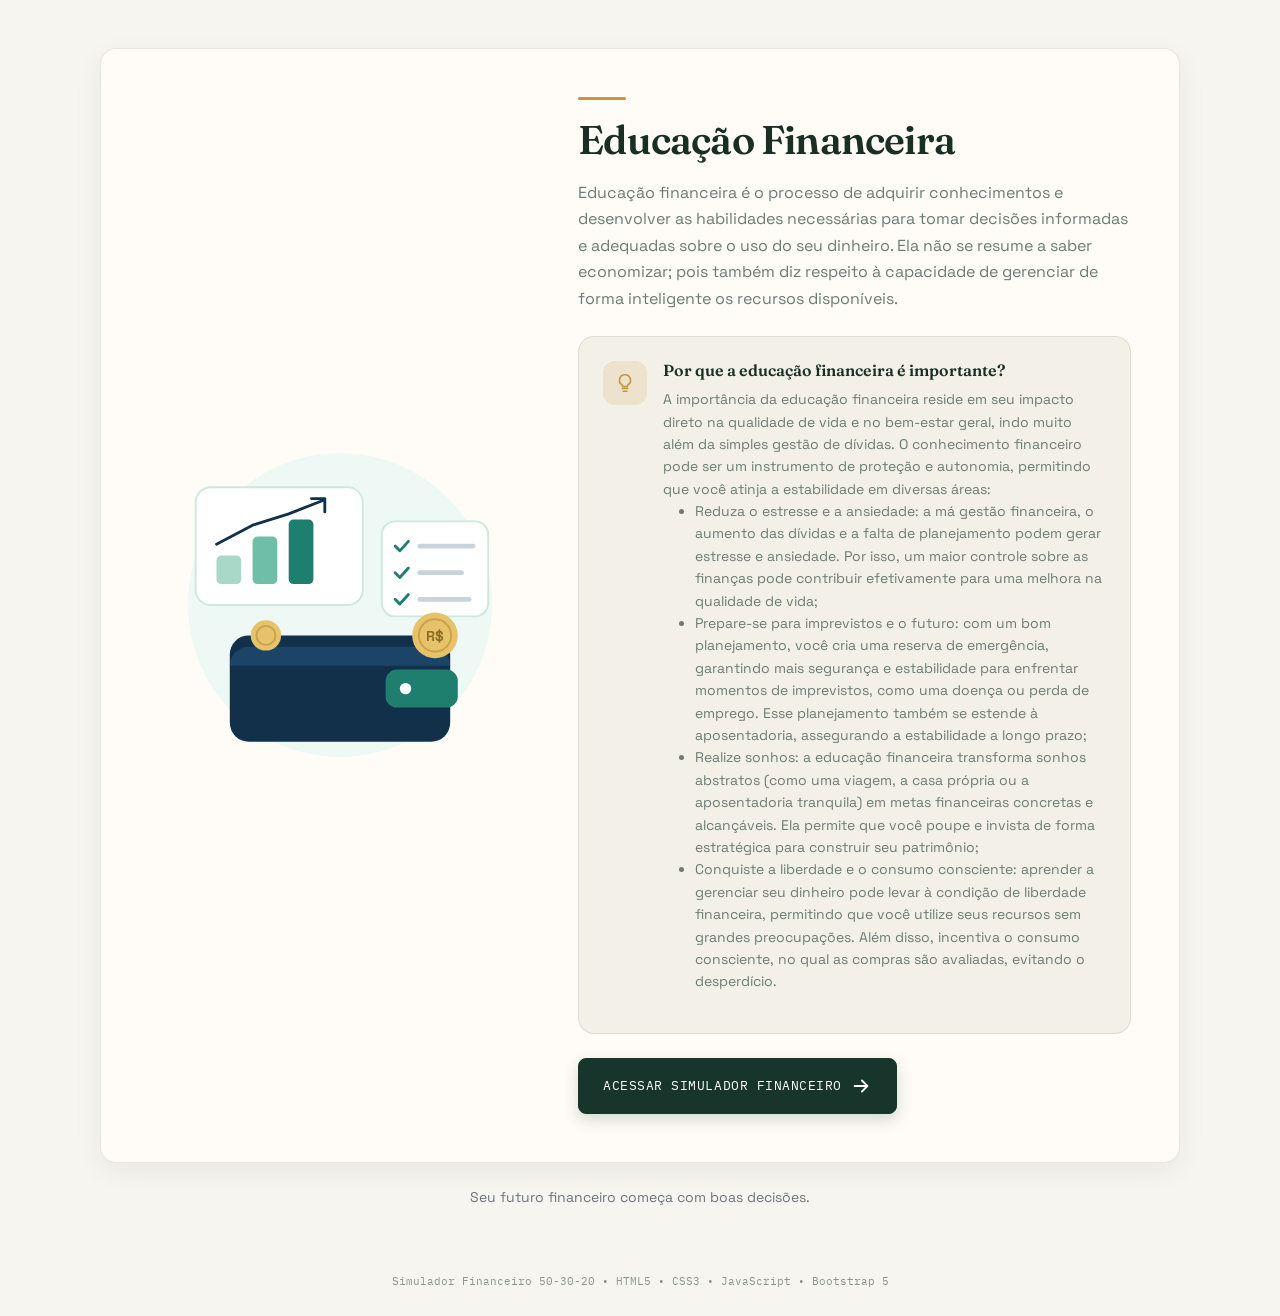
<file: index.html>
<!DOCTYPE html>
<html lang="pt-BR">
<head>
    <!-- Define codificação e ajuste responsivo para caracteres em português e telefones. -->
    <meta charset="UTF-8">
    <meta name="viewport" content="width=device-width, initial-scale=1.0">
    <!-- Descrição usada por mecanismos de busca e título exibido na aba do navegador. -->
    <meta name="description" content="Educação financeira: aprenda a organizar seu dinheiro e acesse o Simulador Financeiro 50-30-20.">
    <title>Educação Financeira | Simulador Financeiro</title>
    <!-- Conexões antecipadas reduzem a espera ao carregar recursos hospedados nesses serviços. -->
    <link rel="preconnect" href="https://cdnjs.cloudflare.com">
    <!-- Bootstrap fornece a grade e utilitários de layout responsivo usados nesta página. -->
    <link rel="stylesheet" href="https://cdnjs.cloudflare.com/ajax/libs/bootstrap/5.3.3/css/bootstrap.min.css">
    <link rel="preconnect" href="https://fonts.googleapis.com">
    <link rel="preconnect" href="https://fonts.gstatic.com" crossorigin>
    <link href="https://fonts.googleapis.com/css2?family=Fraunces:opsz,wght@9..144,400;9..144,500;9..144,600;9..144,700&family=Space+Grotesk:wght@400;500;600;700&family=IBM+Plex+Mono:wght@400;500;600&display=swap" rel="stylesheet">
    <!-- Estilos próprios do projeto; separado do HTML para facilitar os ajustes. -->
    <link rel="stylesheet" href="index.css">
</head>
<!-- Manter rodapé ao final -->
<body class="d-flex flex-column min-vh-100">
    <!-- Conteúdo principal -->
    <main class="flex-grow-1 py-4 py-md-5">
        <div class="container">
            <div class="card home-card border-0 rounded-4 bg-white p-4 p-lg-5">
                <!-- A grade do Bootstrap organiza a ilustração e o texto lado a lado em telas grandes. -->
                <div class="row align-items-center g-4 g-lg-5">

                    <div class="col-12 col-lg-5 d-flex justify-content-center">
                        <!-- SVG inline evita uma imagem externa e permite descrição acessível pelo aria-label. -->
                        <svg class="img-fluid hero-art" viewBox="0 0 400 360" role="img" aria-label="Ilustração de uma carteira com moedas, gráfico de crescimento e lista de tarefas concluídas">
                            <circle cx="200" cy="180" r="160" fill="#eef8f4"/>

                            <rect x="48" y="56" width="176" height="124" rx="16" fill="#fff" stroke="#cfe8de" stroke-width="2"/>
                            <rect x="70" y="128" width="26" height="30" rx="5" fill="#a9d8c9"/>
                            <rect x="108" y="108" width="26" height="50" rx="5" fill="#6fbfa8"/>
                            <rect x="146" y="90" width="26" height="68" rx="5" fill="#1e7f6e"/>
                            <path d="M70 116 108 96l38-12 36-14" fill="none" stroke="#12304a" stroke-width="3" stroke-linecap="round" stroke-linejoin="round"/>
                            <path d="M170 68h14v14" fill="none" stroke="#12304a" stroke-width="3" stroke-linecap="round" stroke-linejoin="round"/>

                            <rect x="244" y="92" width="112" height="100" rx="14" fill="#fff" stroke="#cfe8de" stroke-width="2"/>
                            <g fill="none" stroke="#1e7f6e" stroke-width="3" stroke-linecap="round" stroke-linejoin="round">
                                <path d="m258 118 5 5 9-10"/>
                                <path d="m258 146 5 5 9-10"/>
                                <path d="m258 174 5 5 9-10"/>
                            </g>
                            <g stroke="#c9d3da" stroke-width="5" stroke-linecap="round">
                                <path d="M284 118h56M284 146h44M284 174h52"/>
                            </g>

                            <rect x="84" y="212" width="232" height="112" rx="20" fill="#12304a"/>
                            <path d="M84 244a20 20 0 0 1 20-20h192a20 20 0 0 1 20 20v0H84Z" fill="#1b4466"/>
                            <rect x="248" y="248" width="76" height="40" rx="12" fill="#1e7f6e"/>
                            <circle cx="269" cy="268" r="6" fill="#fff"/>

                            <g>
                                <circle cx="300" cy="212" r="24" fill="#e6c26a"/>
                                <circle cx="300" cy="212" r="17" fill="none" stroke="#c9a24a" stroke-width="2"/>
                                <text x="300" y="218" text-anchor="middle" font-family="Space Grotesk, sans-serif" font-size="15" font-weight="600" fill="#8a6a1f">R$</text>
                            </g>
                            <circle cx="122" cy="212" r="16" fill="#e6c26a"/>
                            <circle cx="122" cy="212" r="10" fill="none" stroke="#c9a24a" stroke-width="2"/>
                        </svg>
                    </div>

                    <div class="col-12 col-lg-7">
                        <span class="accent-bar mb-3" aria-hidden="true"></span>
                        <h1 class="home-title display-6 mb-3">Educação Financeira</h1>
                        <p class="home-text text-secondary mb-4">
                            Educação financeira é o processo de adquirir conhecimentos e desenvolver as habilidades necessárias para tomar decisões informadas e adequadas sobre o uso do seu dinheiro. Ela não se resume a saber economizar; pois também diz respeito à capacidade de gerenciar de forma inteligente os recursos disponíveis.
                        </p>

                        <!-- Cartão agrupa a explicação e usa ícone decorativo oculto de leitores de tela. -->
                        <div class="info-card d-flex gap-3 p-3 p-md-4 rounded-4">
                            <span class="info-icon" aria-hidden="true">
                                <svg viewBox="0 0 24 24" fill="none" stroke="currentColor" stroke-width="1.8" stroke-linecap="round" stroke-linejoin="round"><path d="M9 18h6M10 21h4"/><path d="M12 3a6 6 0 0 0-3.5 10.9c.7.6 1 1.3 1 2.1h5c0-.8.3-1.5 1-2.1A6 6 0 0 0 12 3Z"/></svg>
                            </span>
                            <div>
                                <h2 class="h6 fw-semibold mb-2">Por que a educação financeira é importante?</h2>
                                <p class="small text-secondary mb-0">
                                    A importância da educação financeira reside em seu impacto direto na qualidade de vida e no bem-estar geral, indo muito além da simples gestão de dívidas. O conhecimento financeiro pode ser um instrumento de proteção e autonomia, permitindo que você atinja a estabilidade em diversas áreas:
                                    
                                    <!-- Lista separa benefícios em itens escaneáveis e semanticamente organizados. -->
                                    <ul class="small text-secondary mb-0">
                                    <li>Reduza o estresse e a ansiedade: a má gestão financeira, o aumento das dívidas e a falta de planejamento podem gerar estresse e ansiedade. Por isso, um maior controle sobre as finanças pode contribuir efetivamente para uma melhora na qualidade de vida;</li>
                                    
                                    <li>Prepare-se para imprevistos e o futuro: com um bom planejamento, você cria uma reserva de emergência, garantindo mais segurança e estabilidade para enfrentar momentos de imprevistos, como uma doença ou perda de emprego. Esse planejamento também se estende à aposentadoria, assegurando a estabilidade a longo prazo;</li>
                                    
                                    <li>Realize sonhos: a educação financeira transforma sonhos abstratos (como uma viagem, a casa própria ou a aposentadoria tranquila) em metas financeiras concretas e alcançáveis. Ela permite que você poupe e invista de forma estratégica para construir seu patrimônio;</li>
                                    
                                    <li>Conquiste a liberdade e o consumo consciente: aprender a gerenciar seu dinheiro pode levar à condição de liberdade financeira, permitindo que você utilize seus recursos sem grandes preocupações. Além disso, incentiva o consumo consciente, no qual as compras são avaliadas, evitando o desperdício.</li>
                                    </ul>
                                </p>
                            </div>
                        </div>

                        <div class="d-grid d-md-block mt-4">
                            <!-- Caminho para o botão da página principal direto para o simulador. -->
                            <a href="Simulador/simulador.html" class="btn btn-home btn-lg rounded-3 px-4 py-3 d-inline-flex align-items-center justify-content-center gap-2">
                                Acessar Simulador Financeiro
                                <svg viewBox="0 0 24 24" fill="none" stroke="currentColor" stroke-width="2" stroke-linecap="round" stroke-linejoin="round" aria-hidden="true"><path d="M5 12h14M13 6l6 6-6 6"/></svg>
                            </a>
                        </div>
                    </div>

                </div>
            </div>

            <p class="text-center text-secondary small mt-4 mb-0">Seu futuro financeiro começa com boas decisões.</p>
        </div>
    </main>

    <!-- Rodapé fica fora do main para separar o conteúdo principal das informações finais. -->
    <footer>Simulador Financeiro 50-30-20 • HTML5 • CSS3 • JavaScript • Bootstrap 5</footer>

    <script src="https://cdnjs.cloudflare.com/ajax/libs/bootstrap/5.3.3/js/bootstrap.bundle.min.js"></script>
</body>
</html>
</file>
<file: index.css>
:root {
    --ink: #1a2e26;
    --muted: #6b7c74;
    --paper: #f7f5ef;
    --card: #fffcf7;
    --ledger: #18352c;
    --ledger-light: #2e6350;
    --gold: #c8963e;
    --line: rgba(24, 53, 44, 0.10);
    --shadow: 0 8px 30px rgba(0, 0, 0, 0.06);
}

* {
    box-sizing: border-box;
}

body {
    min-height: 100vh;
    color: var(--ink);
    background: var(--paper);
    font-family: 'Space Grotesk', sans-serif;
}

.home-card {
    max-width: 1080px;
    margin-inline: auto;
    background: var(--card) !important;
    border: 1px solid var(--line) !important;
    border-radius: 16px !important;
    box-shadow: var(--shadow);
}

.accent-bar {
    display: block;
    width: 48px;
    height: 3px;
    margin-bottom: 1rem;
    border-radius: 999px;
    background: var(--gold);
}

.home-title {
    color: var(--ink);
    font-family: 'Fraunces', serif;
    font-weight: 600;
    letter-spacing: -0.02em;
}

.home-text {
    max-width: 60ch;
    color: var(--muted) !important;
    line-height: 1.65;
}

.info-card {
    background: #f3f0e8;
    border: 1px solid var(--line);
}

.info-card h2 {
    color: var(--ink);
    font-family: 'Fraunces', serif;
}

.info-card p,
.info-card ul {
    color: var(--muted) !important;
    line-height: 1.6;
}

.info-icon {
    display: grid;
    width: 44px;
    height: 44px;
    flex-shrink: 0;
    place-items: center;
    border-radius: 12px;
    background: rgba(200, 150, 62, 0.16);
    color: var(--gold);
}

.info-icon svg,
.btn-home svg {
    width: 22px;
    height: 22px;
    flex-shrink: 0;
}

.btn-home {
    border-color: var(--ledger);
    background: var(--ledger);
    color: #fff;
    font-family: 'IBM Plex Mono', monospace;
    font-size: .82rem;
    letter-spacing: .04em;
    text-transform: uppercase;
    box-shadow: 0 6px 16px rgba(24, 53, 44, .18);
    transition: background .18s ease, transform .1s ease, box-shadow .18s ease;
}

.btn-home:hover,
.btn-home:focus-visible {
    border-color: var(--ledger-light);
    background: var(--ledger-light);
    color: #fff;
    box-shadow: 0 8px 20px rgba(24, 53, 44, .24);
}

.btn-home:active {
    transform: translateY(1px);
}

.hero-art {
    width: 100%;
    max-width: 380px;
}

footer {
    padding: 1.1rem 0 1.6rem;
    color: #8a958e;
    font-family: 'IBM Plex Mono', monospace;
    font-size: .7rem;
    text-align: center;
}
</file>
<file: Simulador/Home/home.css>
:root {
    --ink: #1a2e26;
    --muted: #6b7c74;
    --paper: #f7f5ef;
    --card: #fffcf7;
    --ledger: #18352c;
    --ledger-light: #2e6350;
    --gold: #c8963e;
    --line: rgba(24, 53, 44, 0.10);
    --shadow: 0 8px 30px rgba(0, 0, 0, 0.06);
}

* {
    box-sizing: border-box;
}

body {
    min-height: 100vh;
    color: var(--ink);
    background: var(--paper);
    font-family: 'Space Grotesk', sans-serif;
}

.home-card {
    max-width: 1080px;
    margin-inline: auto;
    background: var(--card) !important;
    border: 1px solid var(--line) !important;
    border-radius: 16px !important;
    box-shadow: var(--shadow);
}

.accent-bar {
    display: block;
    width: 48px;
    height: 3px;
    margin-bottom: 1rem;
    border-radius: 999px;
    background: var(--gold);
}

.home-title {
    color: var(--ink);
    font-family: 'Fraunces', serif;
    font-weight: 600;
    letter-spacing: -0.02em;
}

.home-text {
    max-width: 60ch;
    color: var(--muted) !important;
    line-height: 1.65;
}

.info-card {
    background: #f3f0e8;
    border: 1px solid var(--line);
}

.info-card h2 {
    color: var(--ink);
    font-family: 'Fraunces', serif;
}

.info-card p,
.info-card ul {
    color: var(--muted) !important;
    line-height: 1.6;
}

.info-icon {
    display: grid;
    width: 44px;
    height: 44px;
    flex-shrink: 0;
    place-items: center;
    border-radius: 12px;
    background: rgba(200, 150, 62, 0.16);
    color: var(--gold);
}

.info-icon svg,
.btn-home svg {
    width: 22px;
    height: 22px;
    flex-shrink: 0;
}

.btn-home {
    border-color: var(--ledger);
    background: var(--ledger);
    color: #fff;
    font-family: 'IBM Plex Mono', monospace;
    font-size: .82rem;
    letter-spacing: .04em;
    text-transform: uppercase;
    box-shadow: 0 6px 16px rgba(24, 53, 44, .18);
    transition: background .18s ease, transform .1s ease, box-shadow .18s ease;
}

.btn-home:hover,
.btn-home:focus-visible {
    border-color: var(--ledger-light);
    background: var(--ledger-light);
    color: #fff;
    box-shadow: 0 8px 20px rgba(24, 53, 44, .24);
}

.btn-home:active {
    transform: translateY(1px);
}

.hero-art {
    width: 100%;
    max-width: 380px;
}

footer {
    padding: 1.1rem 0 1.6rem;
    color: #8a958e;
    font-family: 'IBM Plex Mono', monospace;
    font-size: .7rem;
    text-align: center;
}
</file>
